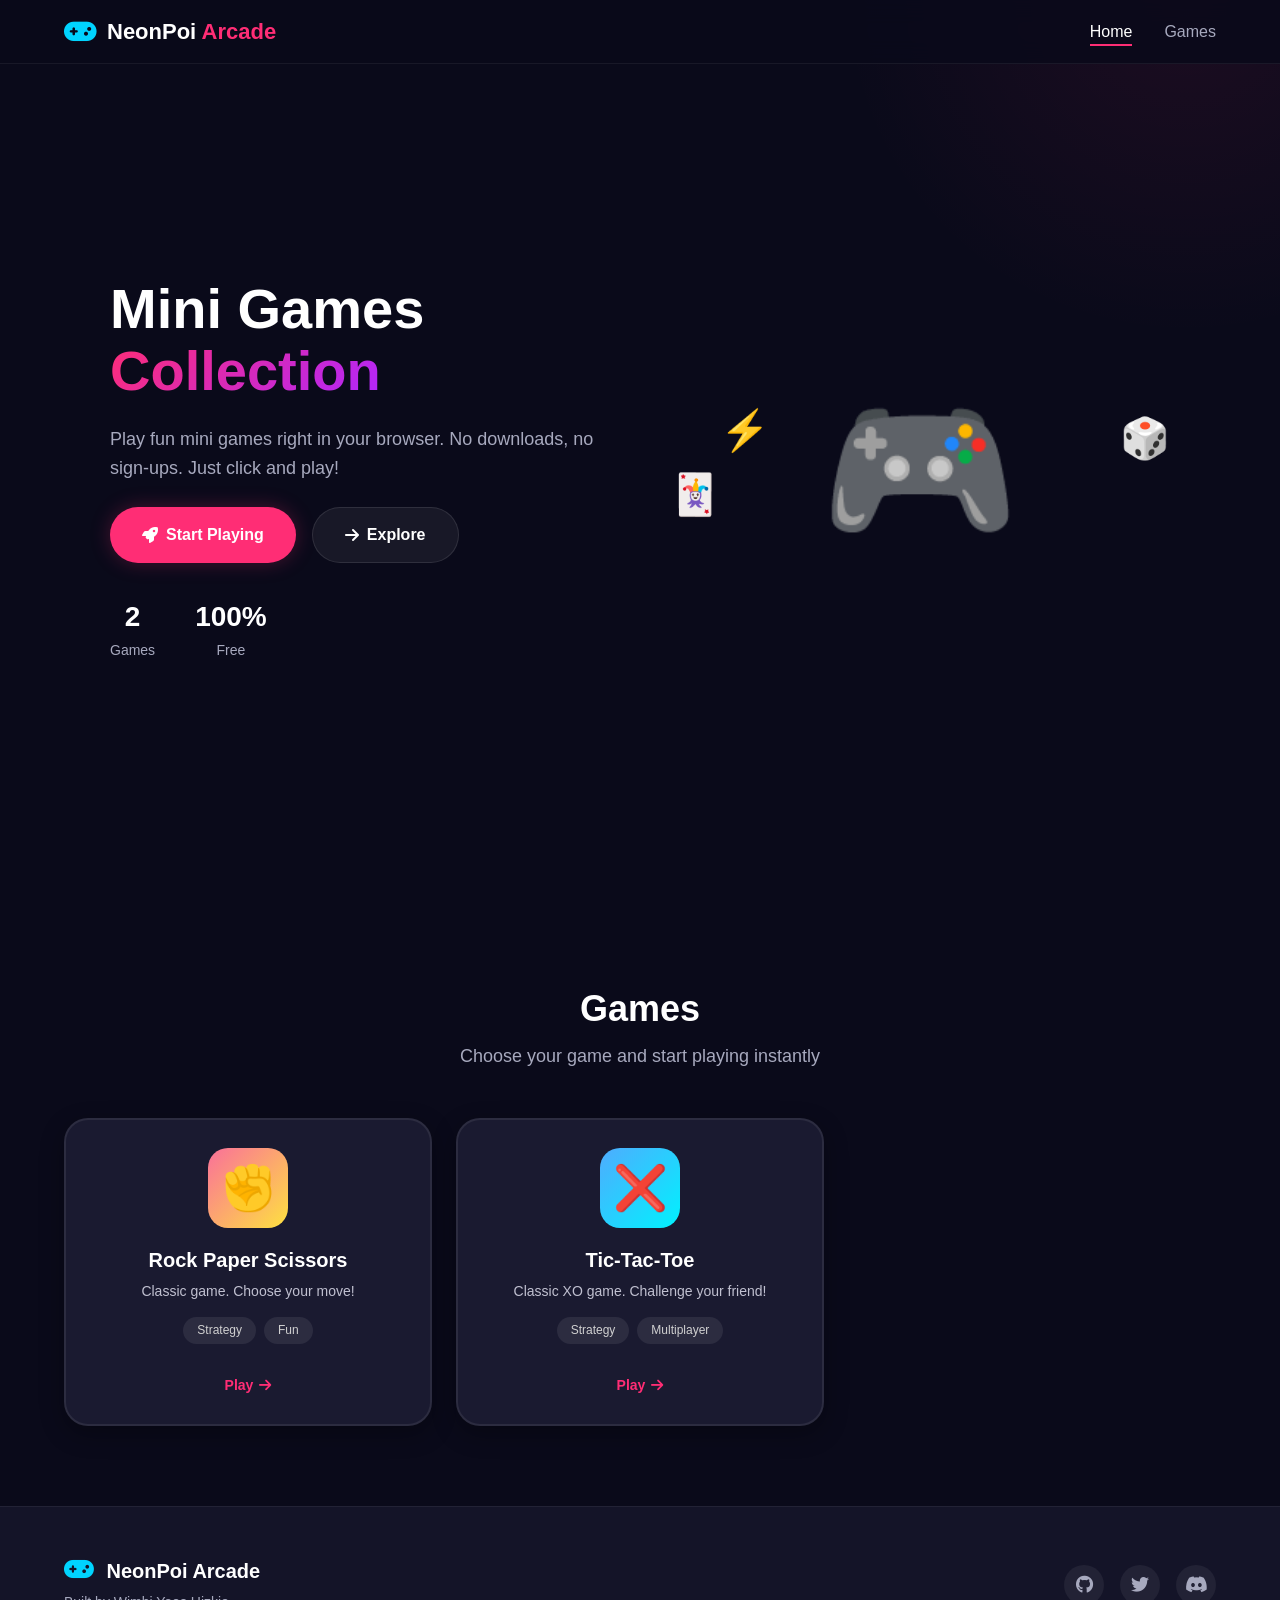
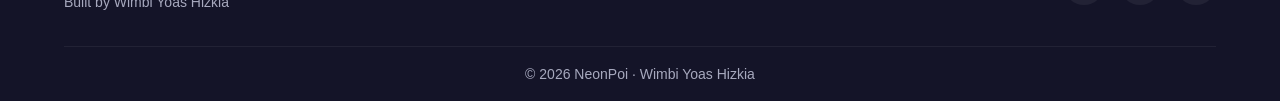
<file: index.html>
<!DOCTYPE html>
<html lang="en">
<head>
  <meta charset="UTF-8" />
  <meta name="viewport" content="width=device-width, initial-scale=1.0" />
  <title>NeonPoi · Arcade Hub</title>
  <link rel="stylesheet" href="style.css" />
  <link rel="stylesheet" href="https://cdnjs.cloudflare.com/ajax/libs/font-awesome/6.5.0/css/all.min.css" />
</head>
<body>

  <nav class="navbar">
    <div class="container nav-container">
      <div class="nav-brand">
        <i class="fas fa-gamepad"></i>
        <span>NeonPoi <span style="color: #ff2d75;">Arcade</span></span>
      </div>
      <ul class="nav-links">
        <li><a href="#" class="active">Home</a></li>
        <li><a href="#">Games</a></li>
      </ul>
      <button class="nav-toggle" id="navToggle">
        <i class="fas fa-bars"></i>
      </button>
    </div>
  </nav>

  <section class="hero">
    <div class="container hero-container">
      <div class="hero-content">
        <h1 class="hero-title">
          Mini Games<br />
          <span class="gradient-text">Collection</span>
        </h1>
        <p class="hero-desc">
          Play fun mini games right in your browser. No downloads, no sign-ups.
          Just click and play!
        </p>
        <div class="hero-buttons">
          <a href="#games" class="btn btn-primary">
            <i class="fas fa-rocket"></i> Start Playing
          </a>
          <a href="#games" class="btn btn-secondary">
            <i class="fas fa-arrow-right"></i> Explore
          </a>
        </div>
        <div class="hero-stats">
          <div class="stat">
            <span class="stat-number">2</span>
            <span class="stat-label">Games</span>
          </div>
          <div class="stat-divider"></div>
          <div class="stat">
            <span class="stat-number">100%</span>
            <span class="stat-label">Free</span>
          </div>
        </div>
      </div>
      <div class="hero-image">
        <div class="hero-emoji">🎮</div>
        <div class="floating-emoji emoji-1">🎲</div>
        <div class="floating-emoji emoji-2">🃏</div>
        <div class="floating-emoji emoji-3">⚡</div>
      </div>
    </div>
  </section>

  <section class="games" id="games">
    <div class="container">
      <div class="section-header">
        <h2 class="section-title">Games</h2>
        <p class="section-desc">Choose your game and start playing instantly</p>
      </div>

      <div class="games-grid">
        <div class="game-card" onclick="location.href='games/rps.html'">
          <div class="game-icon" style="background: linear-gradient(135deg, #fa709a, #fee140);">
            ✊
          </div>
          <div class="game-info">
            <h3 class="game-name">Rock Paper Scissors</h3>
            <p class="game-desc">Classic game. Choose your move!</p>
            <div class="game-tags">
              <span class="tag">Strategy</span>
              <span class="tag">Fun</span>
            </div>
          </div>
          <a href="games/rps.html" class="game-link">
            Play <i class="fas fa-arrow-right"></i>
          </a>
        </div>

        <div class="game-card" onclick="location.href='games/tictactoe.html'">
          <div class="game-icon" style="background: linear-gradient(135deg, #4facfe, #00f2fe);">
            ❌
          </div>
          <div class="game-info">
            <h3 class="game-name">Tic-Tac-Toe</h3>
            <p class="game-desc">Classic XO game. Challenge your friend!</p>
            <div class="game-tags">
              <span class="tag">Strategy</span>
              <span class="tag">Multiplayer</span>
            </div>
          </div>
          <a href="games/tictactoe.html" class="game-link">
            Play <i class="fas fa-arrow-right"></i>
          </a>
        </div>
      </div>
    </div>
  </section>

  <footer class="footer">
    <div class="container">
      <div class="footer-content">
        <div class="footer-brand">
          <i class="fas fa-gamepad"></i>
          <span>NeonPoi Arcade</span>
          <p>Built by Wimbi Yoas Hizkia</p>
        </div>
        <div class="footer-social">
          <a href="https://github.com/neonpoi" target="_blank"><i class="fab fa-github"></i></a>
          <a href="#"><i class="fab fa-twitter"></i></a>
          <a href="#"><i class="fab fa-discord"></i></a>
        </div>
      </div>
      <div class="footer-bottom">
        <p>&copy; 2026 NeonPoi &middot; Wimbi Yoas Hizkia</p>
      </div>
    </div>
  </footer>

  <script src="js/main.js"></script>
</body>
</html>
</file>
<file: style.css>
* {
  margin: 0;
  padding: 0;
  box-sizing: border-box;
}

html {
  scroll-behavior: smooth;
}

body {
  font-family: -apple-system, BlinkMacSystemFont, 'Segoe UI', Roboto, sans-serif;
  background: #0a0a1a;
  color: #ffffff;
  line-height: 1.6;
  overflow-x: hidden;
}

.container {
  max-width: 1200px;
  margin: 0 auto;
  padding: 0 24px;
}

a {
  text-decoration: none;
  color: inherit;
}

:root {
  --neon-pink: #ff2d75;
  --neon-blue: #00d4ff;
  --neon-purple: #b026ff;
  --bg-dark: #0a0a1a;
  --bg-card: #141428;
  --text-gray: #a7a9be;
}

::-webkit-scrollbar {
  width: 8px;
}
::-webkit-scrollbar-track {
  background: #0a0a1a;
}
::-webkit-scrollbar-thumb {
  background: var(--neon-pink);
  border-radius: 8px;
}
::-webkit-scrollbar-thumb:hover {
  background: var(--neon-blue);
}

.navbar {
  position: fixed;
  top: 0;
  left: 0;
  right: 0;
  background: rgba(10, 10, 26, 0.85);
  backdrop-filter: blur(12px);
  border-bottom: 1px solid rgba(255, 255, 255, 0.06);
  z-index: 1000;
  padding: 14px 0;
}

.nav-container {
  display: flex;
  justify-content: space-between;
  align-items: center;
}

.nav-brand {
  display: flex;
  align-items: center;
  gap: 10px;
  font-size: 22px;
  font-weight: 700;
  color: #ffffff;
}

.nav-brand i {
  color: var(--neon-blue);
  font-size: 26px;
}

.nav-links {
  display: flex;
  gap: 32px;
  list-style: none;
  align-items: center;
}

.nav-links a {
  color: var(--text-gray);
  font-size: 16px;
  font-weight: 500;
  transition: 0.3s;
  padding: 4px 0;
  border-bottom: 2px solid transparent;
}

.nav-links a:hover,
.nav-links a.active {
  color: #ffffff;
  border-bottom-color: var(--neon-pink);
}

.nav-toggle {
  display: none;
  background: none;
  border: none;
  color: #ffffff;
  font-size: 24px;
  cursor: pointer;
  padding: 4px 8px;
}

.hero {
  min-height: 100vh;
  display: flex;
  align-items: center;
  padding: 100px 0 60px;
  position: relative;
  overflow: hidden;
}

.hero::before {
  content: '';
  position: absolute;
  top: -40%;
  right: -20%;
  width: 700px;
  height: 700px;
  background: radial-gradient(circle, rgba(255, 45, 117, 0.08), transparent 70%);
  border-radius: 50%;
  pointer-events: none;
}

.hero-container {
  display: grid;
  grid-template-columns: 1fr 1fr;
  gap: 60px;
  align-items: center;
  position: relative;
  z-index: 1;
}

.hero-content {
  display: flex;
  flex-direction: column;
  gap: 24px;
}

.hero-title {
  font-size: 56px;
  font-weight: 800;
  line-height: 1.1;
  color: #ffffff;
}

.gradient-text {
  background: linear-gradient(135deg, var(--neon-pink), var(--neon-purple));
  -webkit-background-clip: text;
  -webkit-text-fill-color: transparent;
  background-clip: text;
}

.hero-desc {
  font-size: 18px;
  color: var(--text-gray);
  max-width: 500px;
}

.hero-buttons {
  display: flex;
  gap: 16px;
  flex-wrap: wrap;
}

.btn {
  display: inline-flex;
  align-items: center;
  gap: 8px;
  padding: 14px 32px;
  border-radius: 60px;
  font-size: 16px;
  font-weight: 600;
  transition: 0.3s;
  border: none;
  cursor: pointer;
}

.btn-primary {
  background: var(--neon-pink);
  color: #ffffff;
  box-shadow: 0 0 20px rgba(255, 45, 117, 0.25);
}

.btn-primary:hover {
  transform: translateY(-3px);
  box-shadow: 0 0 40px rgba(255, 45, 117, 0.45);
}

.btn-secondary {
  background: rgba(255, 255, 255, 0.06);
  color: #ffffff;
  border: 1px solid rgba(255, 255, 255, 0.1);
}

.btn-secondary:hover {
  background: rgba(255, 255, 255, 0.12);
  transform: translateY(-3px);
}

.hero-stats {
  display: flex;
  justify-content: flex-start;
  align-items: center;
  gap: 40px;
  margin-top: 8px;
}

.stat {
  text-align: center;
}

.stat-number {
  display: block;
  font-size: 28px;
  font-weight: 700;
  color: #ffffff;
}

.stat-label {
  display: block;
  font-size: 14px;
  color: var(--text-gray);
}

.stat-divider {
  display: none;
}

.hero-image {
  display: flex;
  justify-content: center;
  align-items: center;
  position: relative;
}

.hero-emoji {
  font-size: 160px;
  line-height: 1;
  animation: float 3s ease-in-out infinite;
}

@keyframes float {
  0%, 100% { transform: translateY(0px); }
  50% { transform: translateY(-20px); }
}

.floating-emoji {
  position: absolute;
  font-size: 40px;
  animation: float 4s ease-in-out infinite;
}

.emoji-1 {
  top: 10%;
  right: 0%;
  animation-delay: 0.5s;
}

.emoji-2 {
  bottom: 15%;
  left: 0%;
  animation-delay: 1s;
}

.emoji-3 {
  top: 5%;
  left: 10%;
  animation-delay: 1.5s;
}

.games {
  padding: 80px 0;
}

.section-header {
  text-align: center;
  margin-bottom: 48px;
}

.section-title {
  font-size: 36px;
  font-weight: 700;
  color: #ffffff;
}

.section-desc {
  color: var(--text-gray);
  font-size: 18px;
  margin-top: 4px;
}

.games-grid {
  display: grid;
  grid-template-columns: repeat(auto-fill, minmax(280px, 1fr));
  gap: 24px;
}

.game-card {
  background: #1a1a30;
  padding: 28px 20px;
  border-radius: 24px;
  border: 2px solid rgba(255, 255, 255, 0.08);
  text-align: left;
  transition: 0.3s;
  cursor: pointer;
  min-height: 280px;
  display: flex;
  flex-direction: column;
  justify-content: space-between;
  align-items: center;
  box-shadow: 0 8px 24px rgba(0, 0, 0, 0.3);
}

.game-card:hover {
  transform: translateY(-8px);
  border-color: var(--neon-pink);
  box-shadow: 0 16px 40px rgba(255, 45, 117, 0.15);
}

.game-icon {
  font-size: 44px;
  width: 80px;
  height: 80px;
  border-radius: 20px;
  display: flex;
  align-items: center;
  justify-content: center;
  margin: 0 auto 16px;
}

.game-name {
  font-size: 20px;
  font-weight: 700;
  color: #ffffff;
  margin-bottom: 4px;
  text-align: center;
}

.game-desc {
  color: #c0c0d0;
  font-size: 14px;
  margin-bottom: 14px;
  text-align: center;
}

.game-tags {
  display: flex;
  gap: 8px;
  justify-content: center;
  margin-bottom: 14px;
  flex-wrap: wrap;
}

.tag {
  background: rgba(255, 255, 255, 0.08);
  padding: 4px 14px;
  border-radius: 100px;
  font-size: 12px;
  font-weight: 500;
  color: #d0d0d0;
}

.game-info {
  width: 100%;
  display: flex;
  flex-direction: column;
  gap: 0;
  flex: 1;
  justify-content: space-between;
}

.game-link {
  display: inline-flex;
  align-items: center;
  gap: 6px;
  color: var(--neon-pink);
  font-weight: 600;
  font-size: 14px;
  transition: 0.3s;
  margin-top: 16px;
  align-self: center;
}

.game-link:hover {
  gap: 14px;
}

.footer {
  background: var(--bg-card);
  border-top: 1px solid rgba(255, 255, 255, 0.06);
  padding: 48px 0 0;
}

.footer-content {
  display: flex;
  justify-content: space-between;
  align-items: center;
  padding-bottom: 32px;
}

.footer-brand i {
  font-size: 24px;
  color: var(--neon-blue);
}

.footer-brand span {
  font-size: 20px;
  font-weight: 700;
  margin-left: 8px;
}

.footer-brand p {
  color: var(--text-gray);
  font-size: 14px;
  margin-top: 4px;
}

.footer-social {
  display: flex;
  gap: 16px;
}

.footer-social a {
  display: flex;
  align-items: center;
  justify-content: center;
  width: 40px;
  height: 40px;
  background: rgba(255, 255, 255, 0.06);
  border-radius: 50%;
  color: var(--text-gray);
  transition: 0.3s;
  font-size: 18px;
}

.footer-social a:hover {
  background: var(--neon-pink);
  color: #ffffff;
  transform: translateY(-3px);
}

.footer-bottom {
  border-top: 1px solid rgba(255, 255, 255, 0.06);
  padding: 16px 0;
  text-align: center;
  color: var(--text-gray);
  font-size: 14px;
}

.game-page {
  padding: 100px 0 60px;
  min-height: 100vh;
}

.game-header {
  text-align: center;
  margin-bottom: 48px;
}

.back-link {
  display: inline-block;
  color: var(--text-gray);
  font-size: 14px;
  margin-bottom: 16px;
  transition: 0.3s;
}

.back-link:hover {
  color: #ffffff;
}

.game-title {
  font-size: 40px;
  font-weight: 800;
  color: #ffffff;
  margin-bottom: 8px;
}

.game-subtitle {
  color: var(--text-gray);
  font-size: 18px;
}

.game-container {
  display: grid;
  grid-template-columns: 2fr 1fr;
  gap: 40px;
  max-width: 900px;
  margin: 0 auto;
}

.game-area {
  background: var(--bg-card);
  padding: 40px;
  border-radius: 24px;
  border: 1px solid rgba(255, 255, 255, 0.06);
  text-align: center;
}

.players {
  display: flex;
  justify-content: space-between;
  align-items: center;
  margin-bottom: 24px;
}

.player {
  flex: 1;
}

.player-label {
  display: block;
  color: var(--text-gray);
  font-size: 14px;
  font-weight: 500;
  margin-bottom: 8px;
}

.player-move {
  font-size: 56px;
  line-height: 1;
  margin-bottom: 8px;
}

.player-score {
  font-size: 28px;
  font-weight: 700;
  color: #ffffff;
}

.vs {
  font-size: 24px;
  font-weight: 700;
  color: var(--neon-pink);
  padding: 0 16px;
}

.result {
  font-size: 18px;
  font-weight: 600;
  color: #ffffff;
  margin-bottom: 24px;
  padding: 12px;
  background: rgba(255, 255, 255, 0.04);
  border-radius: 12px;
}

.choices {
  display: flex;
  gap: 16px;
  justify-content: center;
  margin-bottom: 24px;
}

.choice-btn {
  display: flex;
  flex-direction: column;
  align-items: center;
  gap: 8px;
  background: rgba(255, 255, 255, 0.04);
  border: 2px solid rgba(255, 255, 255, 0.06);
  border-radius: 16px;
  padding: 20px 32px;
  cursor: pointer;
  transition: 0.3s;
  color: #ffffff;
  font-family: inherit;
}

.choice-btn:hover {
  background: rgba(255, 45, 117, 0.1);
  border-color: var(--neon-pink);
  transform: translateY(-4px);
}

.choice-btn:active {
  transform: translateY(0);
}

.choice-icon {
  font-size: 40px;
  line-height: 1;
}

.choice-label {
  font-size: 14px;
  font-weight: 500;
  color: var(--text-gray);
}

.reset-btn {
  display: inline-flex;
  align-items: center;
  gap: 8px;
  background: rgba(255, 255, 255, 0.06);
  border: none;
  border-radius: 60px;
  padding: 10px 24px;
  color: var(--text-gray);
  font-size: 14px;
  font-weight: 500;
  cursor: pointer;
  transition: 0.3s;
}

.reset-btn:hover {
  background: rgba(255, 255, 255, 0.12);
  color: #ffffff;
}

.history-section {
  background: var(--bg-card);
  padding: 24px;
  border-radius: 24px;
  border: 1px solid rgba(255, 255, 255, 0.06);
}

.history-section h3 {
  font-size: 16px;
  font-weight: 600;
  color: #ffffff;
  margin-bottom: 16px;
}

.history-list {
  max-height: 400px;
  overflow-y: auto;
}

.empty-history {
  color: var(--text-gray);
  font-size: 14px;
  text-align: center;
  padding: 20px 0;
}

.history-item {
  display: flex;
  justify-content: space-between;
  align-items: center;
  padding: 8px 12px;
  border-radius: 8px;
  background: rgba(255, 255, 255, 0.02);
  margin-bottom: 4px;
  font-size: 14px;
}

.history-item.win {
  border-left: 3px solid #39ff14;
}

.history-item.lose {
  border-left: 3px solid #ff2d75;
}

.history-item.draw {
  border-left: 3px solid #ffd700;
}

.history-moves {
  font-size: 18px;
}

.history-result {
  font-weight: 500;
}

.history-item.win .history-result {
  color: #39ff14;
}

.history-item.lose .history-result {
  color: #ff2d75;
}

.history-item.draw .history-result {
  color: #ffd700;
}

.history-time {
  color: var(--text-gray);
  font-size: 12px;
}

@media (max-width: 992px) {
  .hero-container {
    grid-template-columns: 1fr;
    text-align: center;
  }
  .hero-desc {
    margin: 0 auto;
  }
  .hero-buttons {
    justify-content: center;
  }
  .hero-stats {
    justify-content: center;
  }
  .hero-emoji {
    font-size: 100px;
  }
  .hero-title {
    font-size: 40px;
  }
  .footer-content {
    flex-direction: column;
    text-align: center;
    gap: 16px;
  }
  .footer-social {
    justify-content: center;
  }
}

@media (max-width: 768px) {
  .nav-links {
    display: none;
    flex-direction: column;
    gap: 16px;
    position: absolute;
    top: 100%;
    left: 0;
    right: 0;
    background: rgba(10, 10, 26, 0.95);
    backdrop-filter: blur(12px);
    padding: 24px;
    border-bottom: 1px solid rgba(255, 255, 255, 0.06);
  }
  .nav-links.active {
    display: flex;
  }
  .nav-toggle {
    display: block;
  }
  .hero-title {
    font-size: 32px;
  }
  .hero-emoji {
    font-size: 80px;
  }
  .floating-emoji {
    font-size: 28px;
  }
  .emoji-1 {
    top: 5%;
    right: 5%;
  }
  .emoji-2 {
    bottom: 10%;
    left: 5%;
  }
  .emoji-3 {
    display: none;
  }
  .games-grid {
    grid-template-columns: 1fr;
  }
  .game-container {
    grid-template-columns: 1fr;
  }
  .game-title {
    font-size: 28px;
  }
  .players {
    flex-direction: row;
  }
  .player-move {
    font-size: 40px;
  }
  .vs {
    font-size: 18px;
    padding: 0 8px;
  }
  .choices {
    flex-wrap: wrap;
  }
  .choice-btn {
    padding: 16px 24px;
  }
  .choice-icon {
    font-size: 32px;
  }
  .game-area {
    padding: 24px;
  }
}

@media (max-width: 480px) {
  .hero-stats {
    flex-direction: row;
    justify-content: center;
    gap: 40px;
  }
  .stat-divider {
    display: none;
  }
  .btn {
    padding: 12px 24px;
    font-size: 14px;
  }
  .hero-title {
    font-size: 28px;
  }
  .game-card {
    padding: 24px 16px;
    min-height: 240px;
  }
  .game-icon {
    font-size: 44px;
    width: 76px;
    height: 76px;
  }
  .game-name {
    font-size: 20px;
  }
}

@media (max-width: 768px) {
  .games-grid {
    grid-template-columns: 1fr;
    gap: 12px;
  }

  .game-card {
    display: flex;
    flex-direction: row;
    align-items: center;
    justify-content: space-between;
    padding: 14px 18px;
    min-height: auto;
    border-radius: 16px;
    background: #1a1a30;
    border: 1px solid rgba(255, 255, 255, 0.06);
    box-shadow: none;
    cursor: pointer;
    transition: 0.2s;
  }

  .game-card:hover {
    transform: none;
    box-shadow: none;
  }

  .game-card .game-icon {
    width: 44px;
    height: 44px;
    font-size: 24px;
    border-radius: 12px;
    margin: 0 14px 0 0;
    flex-shrink: 0;
  }

  .game-card .game-info {
    flex: 1;
    text-align: left;
  }

  .game-card .game-name {
    font-size: 16px;
    font-weight: 600;
    margin-bottom: 0;
    color: #ffffff;
  }

  .game-card .game-desc {
    display: none;
  }

  .game-card .game-tags {
    display: none;
  }

  .game-card .game-link {
    font-size: 13px;
    font-weight: 600;
    padding: 6px 16px;
    background: var(--neon-pink);
    color: #ffffff;
    border-radius: 30px;
    gap: 4px;
    flex-shrink: 0;
    white-space: nowrap;
    transition: 0.2s;
  }

  .game-card .game-link i {
    font-size: 11px;
  }

  .game-card .game-link:hover {
    gap: 4px;
    transform: none;
    background: #ff4d8a;
  }

  .hero-title {
    font-size: 32px;
  }

  .hero-desc {
    font-size: 16px;
  }

  .hero-emoji {
    font-size: 80px;
  }

  .floating-emoji {
    font-size: 28px;
  }

  .emoji-1 {
    top: 5%;
    right: 5%;
  }
  .emoji-2 {
    bottom: 10%;
    left: 5%;
  }
  .emoji-3 {
    display: none;
  }

  .section-title {
    font-size: 28px;
  }

  .section-desc {
    font-size: 15px;
  }

  .stat-number {
    font-size: 24px;
  }

  .stat-label {
    font-size: 12px;
  }

  .footer-content {
    flex-direction: column;
    text-align: center;
    gap: 12px;
  }

  .footer-social {
    justify-content: center;
  }

  .footer-social a {
    width: 36px;
    height: 36px;
    font-size: 16px;
  }

  .footer-bottom {
    font-size: 12px;
  }
}

@media (max-width: 400px) {
  .game-card {
    padding: 12px 14px;
  }

  .game-card .game-icon {
    width: 36px;
    height: 36px;
    font-size: 20px;
    margin-right: 10px;
  }

  .game-card .game-name {
    font-size: 14px;
  }

  .game-card .game-link {
    font-size: 12px;
    padding: 4px 12px;
  }
}

.mode-selection {
  display: flex;
  justify-content: center;
  align-items: center;
  gap: 40px;
  padding: 40px 0;
  flex-wrap: wrap;
}

.mode-card {
  background: var(--bg-card);
  padding: 40px 32px;
  border-radius: 24px;
  border: 2px solid rgba(255, 255, 255, 0.06);
  text-align: center;
  min-width: 220px;
  cursor: pointer;
  transition: 0.3s;
}

.mode-card:hover {
  transform: translateY(-8px);
  border-color: var(--neon-pink);
  box-shadow: 0 16px 40px rgba(255, 45, 117, 0.15);
}

.mode-icon {
  font-size: 56px;
  margin-bottom: 16px;
}

.mode-card h3 {
  font-size: 22px;
  color: #ffffff;
  margin-bottom: 4px;
}

.mode-card p {
  color: var(--text-gray);
  margin-bottom: 16px;
}

.mode-tag {
  display: inline-block;
  padding: 4px 14px;
  border-radius: 100px;
  font-size: 12px;
  font-weight: 500;
  background: rgba(255, 255, 255, 0.08);
  color: #d0d0d0;
  margin-bottom: 16px;
}

.mode-divider {
  color: var(--text-gray);
  font-size: 18px;
  font-weight: 600;
}

.room-controls {
  display: flex;
  flex-direction: column;
  gap: 12px;
  align-items: center;
}

.room-controls input[type="text"] {
  padding: 10px 16px;
  border-radius: 12px;
  border: 1px solid rgba(255, 255, 255, 0.1);
  background: rgba(255, 255, 255, 0.05);
  color: #ffffff;
  font-size: 14px;
  width: 200px;
}

.room-controls input[type="text"]::placeholder {
  color: #666;
}

.room-buttons {
  display: flex;
  align-items: center;
  gap: 8px;
  flex-wrap: wrap;
  justify-content: center;
}

.room-id-display {
  color: var(--neon-blue);
  font-weight: 600;
  font-size: 16px;
  padding: 8px;
}

.connection-status {
  font-size: 14px;
  font-weight: 500;
}

@media (max-width: 768px) {
  .games-grid {
    display: flex;
    flex-direction: column;
    gap: 12px;
  }

  .game-card {
    display: flex;
    flex-direction: row;
    align-items: center;
    gap: 12px;
    text-align: left;
    min-height: 60px;
    padding: 12px;
    background: #1a1a30;
    border-radius: 16px;
    border: 1px solid rgba(255, 255, 255, 0.08);
  }

  .game-icon {
    flex-shrink: 0;
    width: 50px;
    height: 50px;
    border-radius: 12px;
    font-size: 28px;
    margin: 0;
  }

  .game-info {
    flex: 1;
    gap: 0;
    display: flex;
    flex-direction: column;
    justify-content: center;
    align-items: flex-start;
    height: 0px;
  }

  .game-name {
    font-size: 15px !important;
    font-weight: 700 !important;
    margin: 0 !important;
    padding: 0 !important;
    line-height: 1 !important;
  }

  .game-desc {
    display: none;
  }

  .game-tags {
    display: none;
  }

  .tag {
    font-size: 11px;
    padding: 3px 10px;
  }

  .game-link {
    flex-shrink: 0;
    font-size: 12px;
    margin: 0;
    padding: 6px 12px;
    background: rgba(255, 45, 117, 0.15);
    border-radius: 20px;
    align-self: center;
    white-space: nowrap;
  }

  .mode-selection {
    flex-direction: column;
    gap: 20px;
  }
  .mode-divider {
    transform: rotate(90deg);
  }
  .mode-card {
    min-width: 180px;
    padding: 24px 20px;
  }
  .room-buttons {
    flex-direction: column;
    align-items: stretch;
  }
  .room-controls input[type="text"] {
    width: 100%;
  }
}

.multiplayer-header {
  display: flex;
  align-items: center;
  gap: 10px;
  color: #ffffff;
  font-size: 16px;
  font-weight: 600;
  margin-bottom: 16px;
}

.multiplayer-header i {
  color: var(--neon-blue);
  font-size: 20px;
}

.multiplayer-grid {
  display: grid;
  grid-template-columns: 1fr auto 1fr;
  gap: 20px;
  align-items: stretch;
}

.multiplayer-card {
  background: rgba(255, 255, 255, 0.03);
  border: 1px solid rgba(255, 255, 255, 0.06);
  border-radius: 16px;
  padding: 20px;
  transition: 0.3s;
}

.multiplayer-card:hover {
  border-color: rgba(255, 255, 255, 0.12);
}

.multiplayer-card-header {
  display: flex;
  align-items: center;
  gap: 10px;
  margin-bottom: 4px;
}

.multiplayer-card-header h4 {
  color: #ffffff;
  font-size: 16px;
  font-weight: 600;
  margin: 0;
}

.multiplayer-card-header i {
  font-size: 18px;
}

.multiplayer-desc {
  color: var(--text-gray);
  font-size: 13px;
  margin-bottom: 14px;
}

.multiplayer-input-group {
  display: flex;
  flex-direction: column;
  gap: 8px;
  margin-bottom: 12px;
}

.multiplayer-input-group input {
  padding: 10px 14px;
  border-radius: 10px;
  border: 1px solid rgba(255, 255, 255, 0.08);
  background: rgba(255, 255, 255, 0.05);
  color: #ffffff;
  font-size: 14px;
  width: 100%;
  transition: 0.3s;
}

.multiplayer-input-group input:focus {
  outline: none;
  border-color: var(--neon-pink);
  background: rgba(255, 255, 255, 0.08);
}

.multiplayer-input-group input::placeholder {
  color: #555;
}

.btn-block {
  width: 100%;
  justify-content: center;
  padding: 12px;
}

.multiplayer-divider {
  display: flex;
  align-items: center;
  justify-content: center;
  color: var(--text-gray);
  font-size: 14px;
  font-weight: 600;
  padding: 0 8px;
}

.room-id-display {
  display: flex;
  align-items: center;
  gap: 10px;
  margin-top: 10px;
  padding: 8px 12px;
  background: rgba(0, 212, 255, 0.06);
  border-radius: 8px;
  border: 1px solid rgba(0, 212, 255, 0.1);
  min-height: 40px;
}

.room-id-label {
  color: var(--text-gray);
  font-size: 12px;
  font-weight: 500;
  text-transform: uppercase;
  letter-spacing: 0.5px;
}

.room-id-value {
  color: var(--neon-blue);
  font-size: 16px;
  font-weight: 700;
  font-family: monospace;
  flex: 1;
}

.btn-copy {
  background: rgba(255, 255, 255, 0.06);
  border: none;
  color: var(--text-gray);
  padding: 4px 10px;
  border-radius: 6px;
  cursor: pointer;
  transition: 0.3s;
  font-size: 14px;
}

.btn-copy:hover {
  background: rgba(255, 255, 255, 0.12);
  color: #ffffff;
}

.connection-status-modern {
  display: flex;
  align-items: center;
  gap: 12px;
  margin-top: 16px;
  padding: 12px 16px;
  background: rgba(255, 255, 255, 0.03);
  border-radius: 10px;
  border: 1px solid rgba(255, 255, 255, 0.04);
}

.status-dot {
  width: 10px;
  height: 10px;
  border-radius: 50%;
  flex-shrink: 0;
  transition: 0.3s;
}

.status-dot.disconnected {
  background: #ff2d75;
}

.status-dot.connecting {
  background: #ffd700;
  animation: pulse-dot 1s ease-in-out infinite;
}

.status-dot.connected {
  background: #39ff14;
}

.status-dot.error {
  background: #ff2d75;
}

@keyframes pulse-dot {
  0%, 100% { opacity: 1; transform: scale(1); }
  50% { opacity: 0.5; transform: scale(0.8); }
}

.status-text {
  color: var(--text-gray);
  font-size: 14px;
  font-weight: 500;
}

@media (max-width: 768px) {
  .multiplayer-grid {
    grid-template-columns: 1fr;
    gap: 16px;
  }
  .multiplayer-divider {
    padding: 4px 0;
  }
  .multiplayer-divider span {
    background: var(--bg-card);
    padding: 0 16px;
  }
  .room-id-display {
    flex-wrap: wrap;
  }
}

@media (max-width: 480px) {
  .multiplayer-card {
    padding: 16px;
  }
  .multiplayer-input-group input {
    font-size: 13px;
    padding: 8px 12px;
  }
  .btn-block {
    font-size: 14px;
    padding: 10px;
  }
}

.board {
  display: grid;
  grid-template-columns: repeat(3, 1fr);
  gap: 8px;
  max-width: 360px;
  margin: 20px auto;
}

.cell {
  aspect-ratio: 1;
  background: rgba(255, 255, 255, 0.04);
  border: 2px solid rgba(255, 255, 255, 0.08);
  border-radius: 16px;
  font-size: 56px;
  font-weight: 700;
  display: flex;
  align-items: center;
  justify-content: center;
  cursor: pointer;
  transition: 0.3s;
  color: #ffffff;
}

.cell:hover:not(.taken) {
  background: rgba(255, 45, 117, 0.08);
  border-color: var(--neon-pink);
  transform: scale(1.02);
}

.cell.taken {
  cursor: not-allowed;
  opacity: 0.8;
}

.cell.x {
  color: var(--neon-blue);
}

.cell.o {
  color: var(--neon-pink);
}

.cell.win {
  background: rgba(57, 255, 20, 0.15);
  border-color: #39ff14;
  animation: pulse-win 0.8s ease-in-out infinite alternate;
}

@keyframes pulse-win {
  0% { transform: scale(1); }
  100% { transform: scale(1.05); }
}

.turn-indicator {
  text-align: center;
  font-size: 18px;
  font-weight: 600;
  color: var(--text-gray);
  margin-bottom: 16px;
  padding: 12px;
  background: rgba(255, 255, 255, 0.03);
  border-radius: 12px;
}

.turn-indicator span {
  color: #ffffff;
}

.game-status {
  text-align: center;
  font-size: 20px;
  font-weight: 700;
  padding: 12px;
  border-radius: 12px;
  max-width: 360px;
  margin: 0 auto 16px;
}

.game-status.win {
  color: #39ff14;
  background: rgba(57, 255, 20, 0.08);
}

.game-status.lose {
  color: #ff2d75;
  background: rgba(255, 45, 117, 0.08);
}

.game-status.draw {
  color: #ffd700;
  background: rgba(255, 215, 0, 0.08);
}

.game-status.waiting {
  color: var(--text-gray);
  background: rgba(255, 255, 255, 0.03);
}

.reset-btn-ttt {
  display: inline-flex;
  align-items: center;
  gap: 8px;
  background: rgba(255, 255, 255, 0.06);
  border: none;
  border-radius: 60px;
  padding: 10px 24px;
  color: var(--text-gray);
  font-size: 14px;
  font-weight: 500;
  cursor: pointer;
  transition: 0.3s;
  margin-top: 8px;
}

.reset-btn-ttt:hover {
  background: rgba(255, 255, 255, 0.12);
  color: #ffffff;
}

.turn-indicator .player-turn {
  color: var(--neon-blue);
}

.turn-indicator .opponent-turn {
  color: var(--neon-pink);
}

.turn-indicator .player-turn.x-turn {
  color: var(--neon-blue);
}

.turn-indicator .player-turn.o-turn {
  color: var(--neon-pink);
}

.players {
  margin-bottom: 8px;
}

@media (max-width: 480px) {
  .cell {
    font-size: 40px;
    border-radius: 12px;
  }
  .board {
    max-width: 280px;
    gap: 6px;
  }
}

.status-dot.warning {
  background: #ffd700;
  animation: pulse-dot 1s ease-in-out infinite;
}

.status-dot.error {
  background: #ff4444;
  animation: pulse-dot 0.5s ease-in-out infinite;
}
</file>
